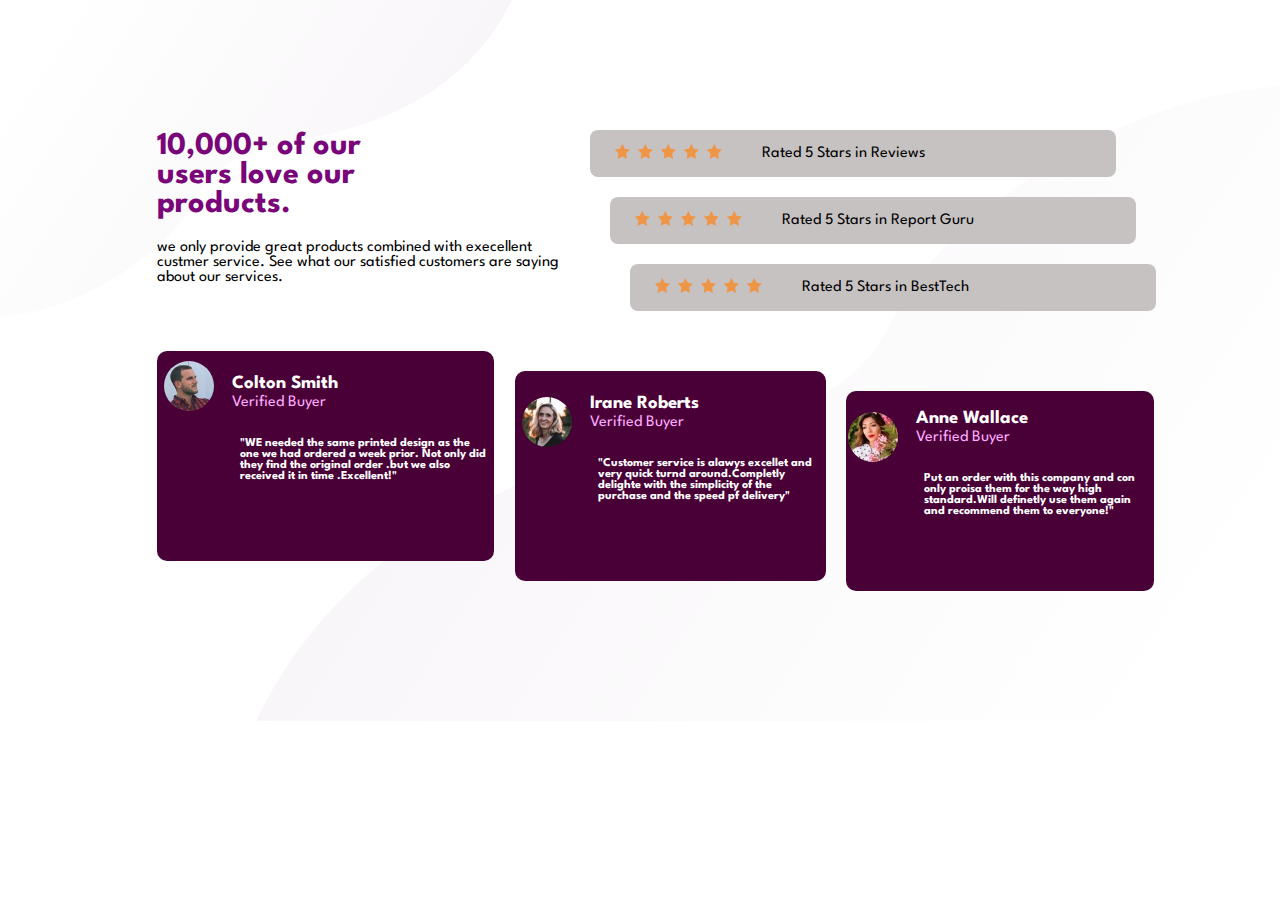
<file: brief1_A1/index.html>
<!DOCTYPE html> <!--Declaring a DOCTYPE--->
<html lang="en"> <!--Déclarer la langue en HTML-->

<head>
    <meta charset="UTF-8"> <!--Content Encoding-->
    <meta name="viewport" content="width=device-width, initial-scale=1.0"> <!--contrôler la mise en page sur les navigateurs mobiles-->
    <meta http-equiv="X-UA-Compatible" content="ie=edge"> <!--rendu dans le mode le plus standard dans toutes les versions d'IE.-->
    <link rel="preconnect" href="https://fonts.gstatic.com"> <!--pour la performance web-->
    <link href="https://fonts.googleapis.com/css2?family=Spartan:wght@100;200;300;400;500;600;700;800;900&display=swap" rel="stylesheet"><!--link style css-->
    <title>Atelier1</title> <!--l'élement de titre de document-->
    <link rel="stylesheet" href="style.css"> <!-- l'élément de lien vers des ressources externes-->
</head>

<body>
     <!-- container -->
    <div class="container">

        <div class="haut">       <!--sectione 1-->
            <!-- partie1 -->
            <div class="left">
                <h1 class="titre">10,000+ of our <br>users love our <br> products.</h1>
                <p class="abc"> we only provide great products combined with execellent custmer service.
                    See what our satisfied customers are saying about our services.
                </p>
            </div>
            <!-- partie2 -->
            <div class="right">
                <div class="partie" id="r1">
                    <div class="iocne">
                    <img class="star" src="images/icon-star.svg" alt="">
                    <img class="star" src="images/icon-star.svg" alt="">
                    <img class="star" src="images/icon-star.svg" alt="">
                    <img class="star" src="images/icon-star.svg" alt="">
                    <img class="star" src="images/icon-star.svg" alt="">
                    </div>
                    <p class="par">Rated 5 Stars in Reviews</p>
                    <br>
                </div>
                <div class="partie" id="r2">
                    <div class="icone">
                        <img class="star" src="images/icon-star.svg" alt="">
                        <img class="star" src="images/icon-star.svg" alt="">
                        <img class="star" src="images/icon-star.svg" alt="">
                        <img class="star" src="images/icon-star.svg" alt="">
                        <img class="star" src="images/icon-star.svg" alt="">
                        </div>
                    <p class="par">Rated 5 Stars in Report Guru</p>
                </div>
                <div class="partie" id="r3">
                    <div class="icone">
                        <img class="star" src="images/icon-star.svg" alt="">
                        <img class="star" src="images/icon-star.svg" alt="">
                        <img class="star" src="images/icon-star.svg" alt="">
                        <img class="star" src="images/icon-star.svg" alt="">
                        <img class="star" src="images/icon-star.svg" alt="">
                        </div>
                    <p class="par">Rated 5 Stars in BestTech</p>
                </div>


            </div>
        </div>
        <!-- section 2 -->
        <div class="bas">
            <div class="div1">
                <div class="image">
                    <img class="img1" src="images/image-colton.jpg" alt="">
                </div>
                <div class="CONT">
                    <h3 class="name">Colton Smith </h3>
                <p class="vr"> Verified Buyer</p>
                <p class="paragraphe" >"WE needed the same printed design as the one
                    we had ordered a week prior. Not
                    only did they find the original order .but
                    we also received it in time .Excellent!"
                </p>
            </div>
        </div>
        
            <div class="div2">
                <div class="image">
                    <p> <img class="img1" src="images/image-irene.jpg" alt="">
                    </div>
                    <div class="CONT">
                   
                    <h3 class="name">Irane Roberts </h3>
                
                <p class="vr"> Verified Buyer</p>
                <p class="paragraphe">"Customer service is alawys excellet and
                    very quick turnd around.Completly
                    delighte with the simplicity of the
                    purchase and the speed pf delivery"</p>
                </div>
            </div>
            <div class="div3">
                <div class="image">
                    <p> <img class="img1" src="images/image-anne.jpg" alt="">
                </div>
                <div class="CONT">
                    <h3 class="name">Anne Wallace </h3>
                    <p class="vr"> Verified Buyer</p>
                    <p class="paragraphe">Put an order with this company and con
                        only proisa them for the way high
                        standard.Will definetly use them again
                        and recommend them to everyone!"</p>
                </div>

            </div>
        </div>
    </div>
</body>

</html>
</file>
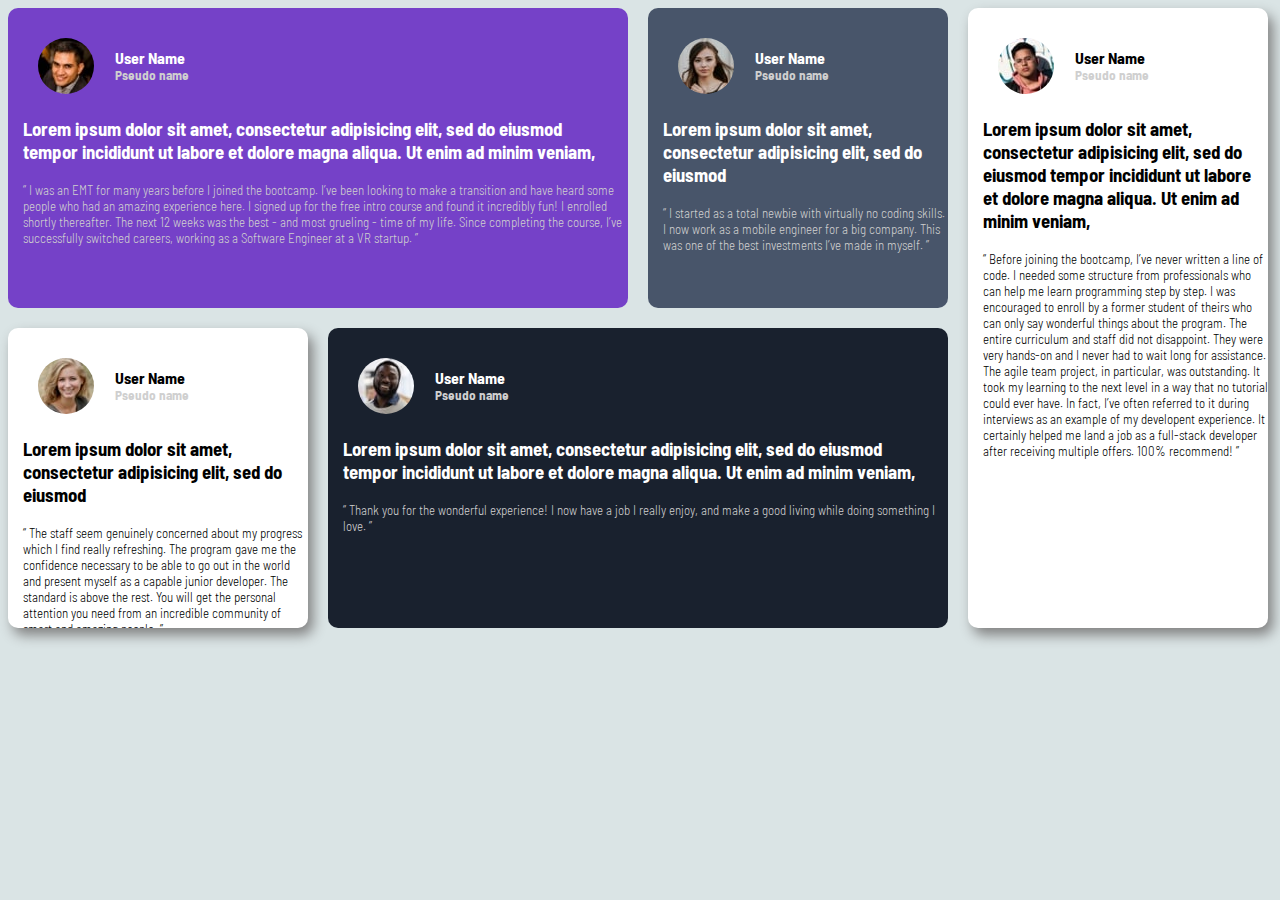
<file: brief1_A3/index.html>
<!DOCTYPE html>
<html>
<head>
	<title>Atelier3</title>
	<link rel="stylesheet" type="text/css" href="style.css">
	<meta name="viewport" content="width=device-width, initial-scale=1, maximum-scale=1, minimum-scale=1" />
	<link rel="preconnect" href="https://fonts.gstatic.com">
    <link href="https://fonts.googleapis.com/css2?family=Barlow+Semi+Condensed:wght@200&display=swap" rel="stylesheet">
</head>
<body>  

<div class="grid-container">
  <div class="a">

  	 <img src="image-daniel.jpg">
  	<div class="name">
  	 <h4>User Name</h4>
  	 <h5>Pseudo name</h5>
  	</div>
  	<h3>Lorem ipsum dolor sit amet, consectetur adipisicing elit, sed do eiusmod
  	 	tempor incididunt ut labore et dolore magna aliqua. Ut enim ad minim veniam,
  	 	</h3>
  	 <p>
        “ I was an EMT for many years before I joined the bootcamp. I’ve been looking to make a 
        transition and have heard some people who had an amazing experience here. I signed up 
        for the free intro course and found it incredibly fun! I enrolled shortly thereafter. 
        The next 12 weeks was the best - and most grueling - time of my life. Since completing 
        the course, I’ve successfully switched careers, working as a Software Engineer at a VR startup. ”
  	 </p>
  </div>
  <div class="b">
  	
  	  	 <img src="image-kira.jpg">
  	  	 
  	<div class="name">
  	 <h4>User Name</h4>
  	 <h5>Pseudo name</h5>
  	</div>
  		 <h3>
  	 		Lorem ipsum dolor sit amet, consectetur adipisicing elit, sed do eiusmod
  	 	</h3>
  	 <p>
  	  “ I started as a total newbie with virtually no coding skills. I now work as a mobile engineer 
              for a big company. This was one of the best investments I’ve made in myself. ”
  	 </p>
  </div>
  <div class="c">
 
  	  	 <img src="image-patrick.jpg">
  
  	<div class="name">
  	 <h4 class="black">User Name</h4>
  	 <h5>Pseudo name</h5>
  	</div>
  		 <h3 class="black">
  	 		Lorem ipsum dolor sit amet, consectetur adipisicing elit, sed do eiusmod
  	 	    tempor incididunt ut labore et dolore magna aliqua. Ut enim ad minim veniam,
  	 	</h3>
  	 <p class="black">
        “ Before joining the bootcamp, I’ve never written a line of code. I needed some structure from 
        professionals who can help me learn programming step by step. I was encouraged to enroll by a former 
        student of theirs who can only say wonderful things about the program. The entire curriculum and staff 
        did not disappoint. They were very hands-on and I never had to wait long for assistance. The agile team 
        project, in particular, was outstanding. It took my learning to the next level in a way that no tutorial 
        could ever have. In fact, I’ve often referred to it during interviews as an example of my developent 
        experience. It certainly helped me land a job as a full-stack developer after receiving multiple offers. 
        100% recommend! ”
  	 
  	 	
  	 </p>
  </div>
  <div class="d">

  	  	 <img src="image-jonathan.jpg">
  	 
  	<div class="name">
  	 <h4>User Name</h4>
  	 <h5>Pseudo name</h5>
  	</div>
  		 <h3>
  	 		Lorem ipsum dolor sit amet, consectetur adipisicing elit, sed do eiusmod
  	 	    tempor incididunt ut labore et dolore magna aliqua. Ut enim ad minim veniam,
  	 	</h3>
  	 <p>
        “ Thank you for the wonderful experience! I now have a job I really enjoy, and make a good living 
        while doing something I love. ”
  	 </p>
  </div>
  <div class="e">

  	  	 <img src="image-jeanette.jpg">
  	<div class="name">
  	 <h4 class="black">User Name</h4>
  	 <h5>Pseudo name</h5>
  	</div>
  		 <h3 class="black">
  	 		Lorem ipsum dolor sit amet, consectetur adipisicing elit, sed do eiusmod
  	 	</h3>
  	 <p class="black">
        “ The staff seem genuinely concerned about my progress which I find really refreshing. The program 
        gave me the confidence necessary to be able to go out in the world and present myself as a capable 
        junior developer. The standard is above the rest. You will get the personal attention you need from 
        an incredible community of smart and amazing people. ”
  	 	
  	 </p>

  </div>
</div>



</body>
</html>
</file>
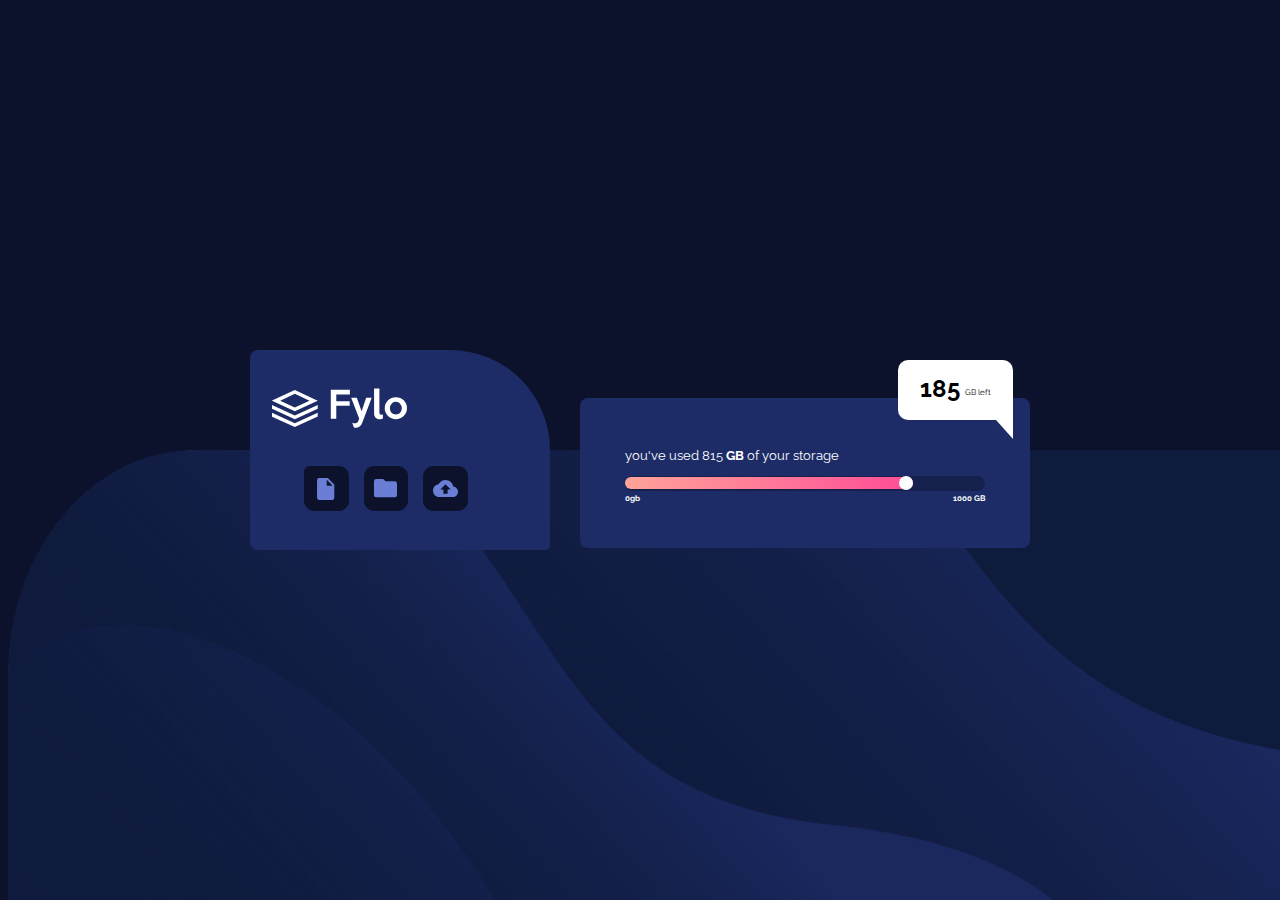
<file: brief1_A2/main.html>
<!DOCTYPE html>
<html>
<head>
	<title>Atelier 2</title>
	<link rel="stylesheet" type="text/css" href="style.css">
   <meta name="viewport" content="width=device-width, initial-scale=1, maximum-scale=1, minimum-scale=1" />
   <link href="https://fonts.googleapis.com/css2?family=Raleway:wght@400;700&amp;display=swap" rel="stylesheet">
</head>
<body>
  
     <div class="bg">  <!--back-->
         <img class="bgimg" src="bg-desktop.png">
     </div>

        <div class="bg_mobile">
         <img class="bg_mobile_img" src="bg-mobile.png">
      </div>

                                                                     
    <div class="boxcontainer">

       <div class="box1">

     	 <img  class="logo" src="logo.svg" alt="">

     	    <div class="sm buttons">
     	    	<button class="document"></button>
            <button class="folder"></button>
            <button class="upload"></button>
       	    </div>

       </div>

              
   
 	<div class="rect">
         <strong style="margin-top: 14px;margin-right: 5px;font-weight: bold;font-size: 24px;">185</strong><p class="title" style="margin-top: 27px;">GB left</p>
  </div>
    <div class="triangle"></div>

       <div class="box2">


      

       	      
       	  <div class="pg">
       	 <p class="paragraph" style="font-size: 13px;">
            you've used 815 <strong> GB </strong> of your storage</p>
       	  </div>
       	  <div class="rect1">
       	  	<div class="rect2">
       	  		<div class="ellipse">
       	  		</div>
       	  	</div>
       	  </div>
       	  <div class="gb">
       	       <p style="margin-top: 2px"><strong>0gb</strong></p>
       	       <p style="margin-top: 2px"><strong>1000 GB</strong></p>
       </div> 

    </div>
</div>
    


</body>
</html>
</file>
<file: brief1_A1/style.css>
body{
    font-family: 'Spartan', sans-serif;
    background-image: url(images/bg-pattern-bottom-desktop.svg), url(images/bg-pattern-top-desktop.svg);
      
    background-position: right bottom, left top;
  	background-repeat: no-repeat, no-repeat;
      background-size: 80%, 40%;
      padding: 8% 10%;
}
.container{
    width: 102%;
    height: 500px;
    margin : 0 auto; 
   
}

.haut{
display: flex;
flex-direction: row;

 }

/* .abc{ */
    /* padding-right: 4px; */
    /* padding-left: 50px; */
 /* } */

 .right{
    width: 72%;
     height: auto;
     margin: auto ;
 }
 .star{
     width: 15px;
     height: 15px;
     padding-right: 4px;
     
 }
 .left{
     width: 50%;
     height: auto;
     margin-left: 2%;
 }
 .partie{
    
    width: 76%;
     background-color: rgb(199, 194, 194);
     display: flex;
     flex-direction:row;
     flex-wrap: nowrap;
     align-items: center;
     padding-left: 25px;
     padding-right: 50px;
     margin : 20px auto;
     text-align: left 29px ;
     border-radius: 8px;
     
 }
 .par{
     margin-left: 8%;
 }
 .paragraphe{
     margin-left: 18px;
     color: rgb(58, 9, 104);
     font-weight: 700;
     font-size: 1.2vw;
 }
 #r1{
     margin-left: 20px;
 }
 #r2{
    margin-left: 40px;
}
#r3{
    margin-left: 60px;
}
.titre{
    color: rgb(121, 5, 121);
}
.paragraphe{
    color: rgb(173, 166, 166);
}
.bas{
    display: flex;
    margin: auto;
}
.div1{
    height: 200px;
    margin-left: 2%;
   display: flex;
   background-color: rgb(73, 0, 55);
   margin-right: 2%;
   border-radius: 10px;
   padding: 5px;
   margin-top: 20px;
}
.div2{
    height: 200px;
    display: flex;
    background-color: rgb(73, 0, 55);
    margin-right: 2%;
    border-radius: 10px;
    padding: 5px;
    margin-top: 40px;
    margin-bottom: 33px;
 }
 .div3{
     display: flex;
    background-color: rgb(73, 0, 55);
    margin-right: 2%;
    border-radius: 10px;
    margin-bottom: 23px;
    margin-top: 60px ;
    margin-right: 1%;
 }
 .img1{
    border-radius: 50%;
    position: relative;
    right: 5%;
    width: 50px;
    height: 50px;
    padding: 5px;

 }
 .CONT{
     display: flex;
     flex-direction: column;
 }
 .vr{
margin-top: -16px;
margin-left: 10px;
color: rgb(255, 172, 255);
 }
 .name{
     margin-left: 10px;
     color: white;
 }
.paragraphe{
    color: white;
    text-align: left;
    font-size: 12px;

}

@media only screen and (max-width: 700px) {
    .left {
        width: 100%;
        height: auto;
        margin-left: 2%;
        text-align: center;
    }
    .haut {
        display: flex;
        flex-direction: column;
    }
    .bas {
        display: flex;
        flex-direction: column;
        
    }
    #r1,#r2,#r3{
    margin-left: 0px; 
    flex-direction: column;
    margin-left: -9%;
    margin-right: -10%;
    border-radius: 10px;
    padding: 5px;
    width: 115%;
    height: 68PX;

    }
   

    .right{
        width: 100%
        
    }
    .div1,.div2,.div3{
        height: 170px;
        margin-left: -9%;
       display: flex;
       background-color: rgb(73, 0, 55);
       margin-right: -10%;
       border-radius: 10px;
       padding: 5px;
       margin-top: 20px;
    }
    .div2{
        margin-bottom: 0px;
    }
    

    
}
</file>
<file: brief1_A3/style.css>
body{
	font-family: 'Barlow Semi Condensed', sans-serif;
	font-weight: 300;
	background-color: #DAE4E5;
}


.grid-container {

  display: grid;
  grid-template-columns: 300px 300px 300px 300px;
  grid-template-rows: 300px 300px;
  gap: 20px;
  grid-template-areas:
    "a a b c"
    "e d d c";
}

.a { 
	 grid-area: a;
     background-color: hsl(263, 55%, 52%);
     overflow: hidden;
     border-radius: 10px;
 }

.b { 
	grid-area: b; 
	background-color: hsl(217, 19%, 35%);
	overflow: hidden;
	border-radius: 10px;
}

.c { 
	grid-area: c; 
    background-color: hsl(0, 0%, 100%);
    box-shadow: 5px 7px 13px gray;
    border-radius: 10px;
}

.d { 
	grid-area: d;
	background-color: hsl(219, 29%, 14%);
	border-radius: 10px;
 }

.e { 

	grid-area: e; 
    background-color: hsl(0, 0%, 100%);
    overflow: hidden;
    box-shadow: 5px 7px 13px gray;
    border-radius: 10px;
}
h4 , h5{
	margin: 0;
}
/*.name{
	position: relative;
    top: -16px;
    left: 18%;
}*/
img{
	position: relative;
	top :30px;
	left: 30px;
	border-radius: 50%;
}
p{
	font-size: 13px;
	padding-left: 15px;
	margin-top: -14px;
	color: hsl(0, 0%, 81%);
}
h3{
	padding: 15px;
	color: hsl(0, 0%, 100%);
	
}
.black{
	color: black;
}
h4{
	color: hsl(0, 0%, 100%);
}
h5{
	color: hsl(0, 0%, 81%);
}
.name{
	 margin-left: 107px;
    margin-top: -19px;
}





@media only screen and (max-width: 1060px){

.grid-container {
  display: grid;
  grid-template-columns: 1fr 1fr 1fr;
  grid-template-rows: auto;
  gap: 20px;
  grid-template-areas:
    "a a b"
    "e d d"
    "c c c";
}
}


@media only screen and (max-width: 800px){


.grid-container {
  display: grid;
  grid-template-columns: 1fr;
  grid-template-rows: auto;
  gap: 20px;
  grid-template-areas:
    "a"
    "b"
    "c"
    "d"
    "e";
}

}
</file>
<file: brief1_A2/style.css>
body{
	width: 100%;
	height: 100%;
	background-color: hsl(229, 57%, 11%);
	font-family: 'Raleway', sans-serif;
}
.bg .bgimg{
	width: 100%;
	max-width: 1440px;
	height: 50%;
	position: absolute;
	bottom: 0;
}

p{
	font-family: 'Raleway', sans-serif;
	font-size: 8px;
	color: white;
}
.title{
	color: black;
}

.box1 , .box2{
	height: 200px;
	width: 250px;
	background-color:  hsl(228, 56%, 26%);

}
.boxcontainer{

	display: flex;
	align-items: center;
	flex-direction: row;
	justify-content: center;
	position: absolute; 
	top: 50%;
	left: 50%; 
	transform: translate(-50% , -50%);
}
.box1{
	margin-right: 30px;
	border-top-left-radius: 8px;
	border-top-right-radius: 100px;
	border-bottom-left-radius: 8px;
	border-bottom-right-radius: 5px;
	width: 300px;
	
}
.box2{
	border-radius: 8px;
	width: 450px;
	height: 150px;
	margin-top: 45px;
	display: flex;
	flex-direction: column;
	justify-content: center;
	align-items: center;

}
.sm{
    width: 38px;
    height: 34px;
    background-color: hsl(229, 57%, 11%);
    position: relative;
    top: 116px;
    left: 54px;
    margin-right: 15px;
    border-radius: 6px;
    float: left;
    display: flex;
}
.sm .icons{
    margin-left: 11.5px;
    margin-top: 5px;
    width: 43%;
}

.logo
{
    position: absolute;
    top: 38px;
    left: 22px;
}
.rect1{
	width: 80%;
	height: 10%;
	border-radius: 10px;
	background-color:#00000042;
	display: flex;
	justify-content: flex-start;
	align-items: center;
	
}

.buttons button{
	padding: 1.6em 1.6em;
    border-radius: 10px;
    border: 1px solid hsl(229, 57%, 11%);
    margin-right: 15px;
    background-color: hsl(229, 57%, 11%);

}

.document{
background-image: url(icon-document.svg);
    background-size: 18px;
}

.upload{
background-image: url(icon-upload.svg);
    background-size: 25px;
}

.folder{
	background-image: url(icon-folder.svg);
    background-size: 23px;
}

.upload, .folder, .document {
    background-position: center;
    background-repeat: no-repeat;
}

.rect1 .rect2{
	width: 80%;
	height: 74%;
	border-radius: 10px;
	background-image: linear-gradient(to right, hsl(6, 100%, 80%), hsl(335, 100%, 65%));
	display: flex;
	justify-content: flex-end;
	align-items: center;
}

.rect1 .rect2 .ellipse{
	width: 14px;
	height: 14px;
	border-radius: 50%;
	background-color:white;
}
.gb{
	width: 80%;
	display: flex;
	justify-content: space-between;
	align-items: center;	
}
.pg{
	width: 80%;	
	font-size: 'Raleway', sans-serif;
}
.triangle {
    position: absolute;
    left: 738px;
    top: 61px;
    width: 1;
    height: 0;
    border-left: 0px solid transparent;
    border-right: 25px solid white;
    border-top: 0px solid white;
    border-bottom: 28px solid transparent;
    /* background-color: violet; */
    width: -4%;
}
.rect{
	 position: absolute;
	 background-color: white;
	 left: 648px;
	 top: 10px;
     width: 115px;
     height: 60px;
     border-radius: 10px;
     display: flex;
     justify-content: center;
}

.bg_mobile .bg_mobile_img
{

	width: 100%;
	max-width: 1440px;
	height: 100%;
	position: absolute;
	left: 0;
	top: 0;
	display: none;
	
}

@media (max-width: 600px){
.boxcontainer{
	flex-direction: column;
	
}
.rect{
	width: 133px;
	left: 26%;
	top: 93%;
}
.logo{

    position: relative;
    top: 38px;
    left: -3px;
}
.box2{

	width: 300px;
}
.box1{
	margin: 0;
}
.bg .bgimg{
	display: none;
}

.triangle{
	display: none;
}
.bg_mobile .bg_mobile_img
{

	width: 100%;
	max-width: 1440px;
	height: 100%;
	position: absolute;
	left: 0;
	top: 0;
	display: block;
	
}


}

@media only screen and (min-width: 375px){


	
}
</file>
